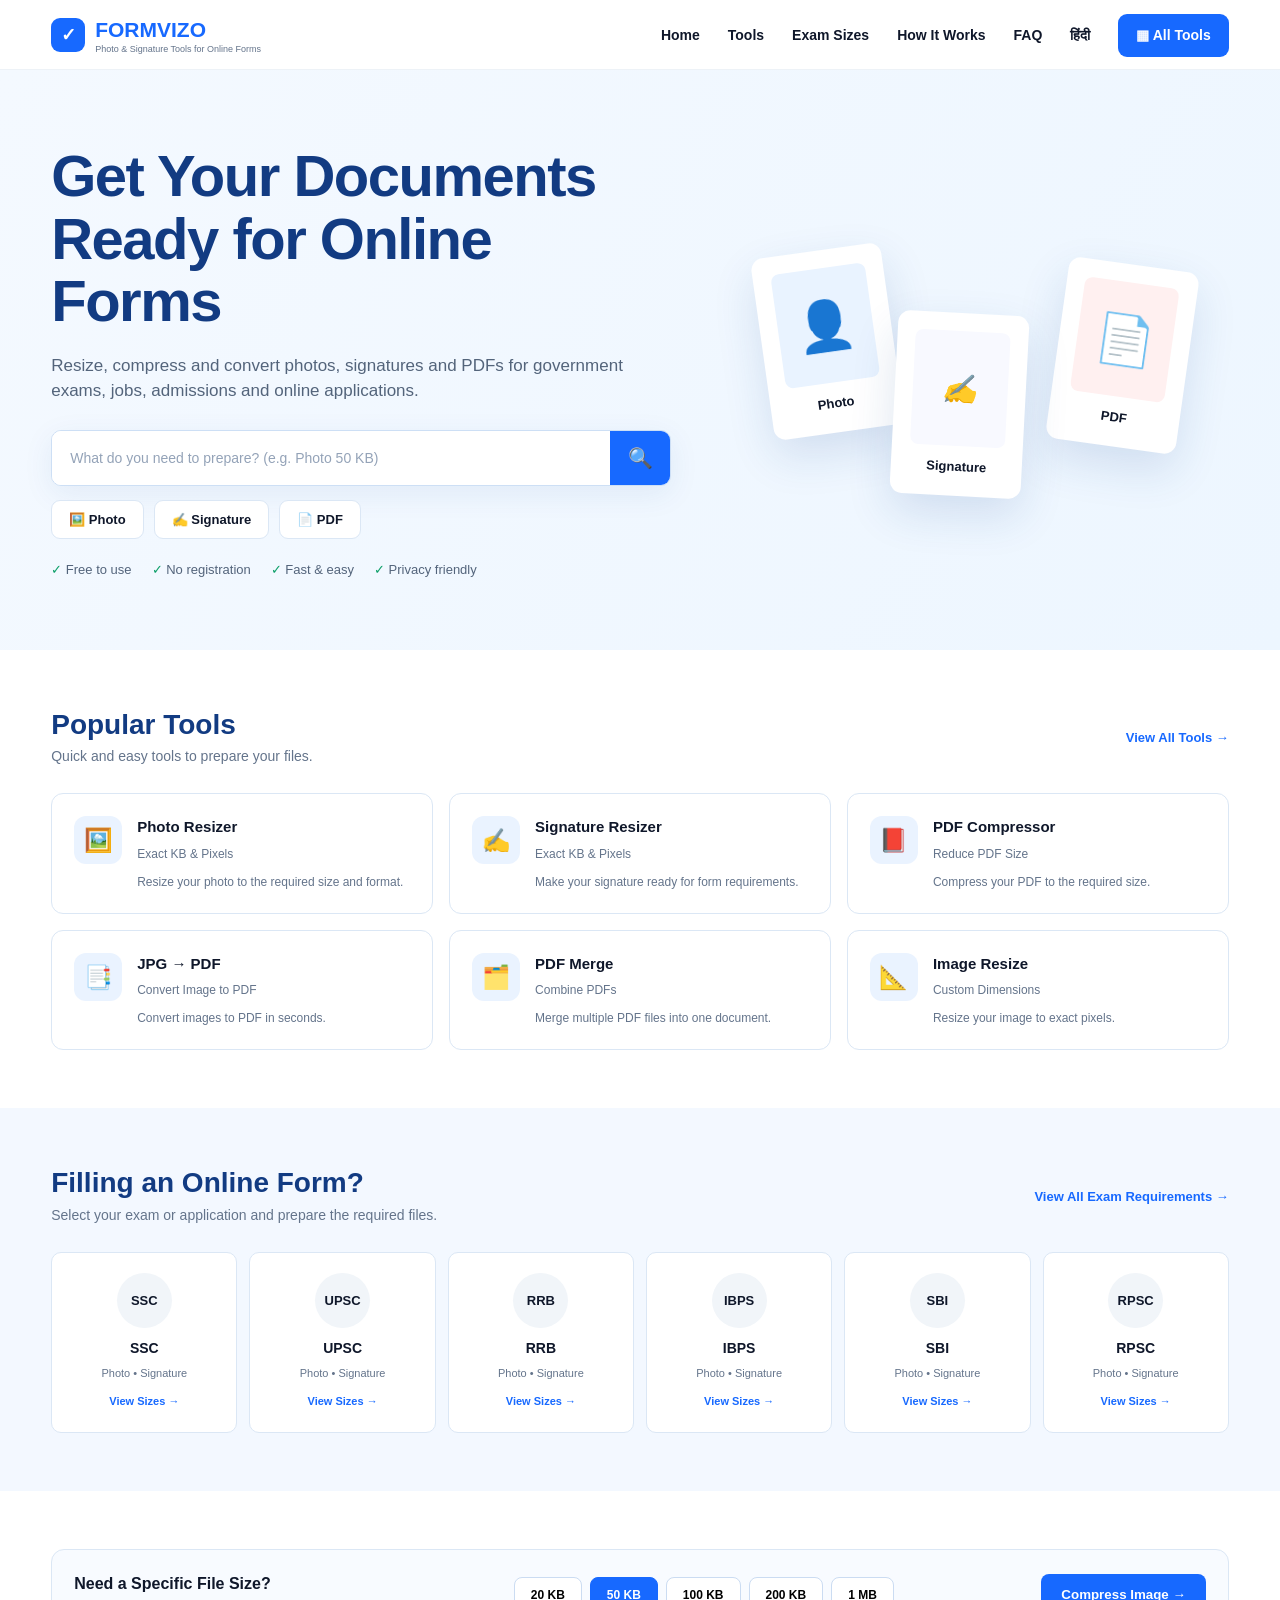
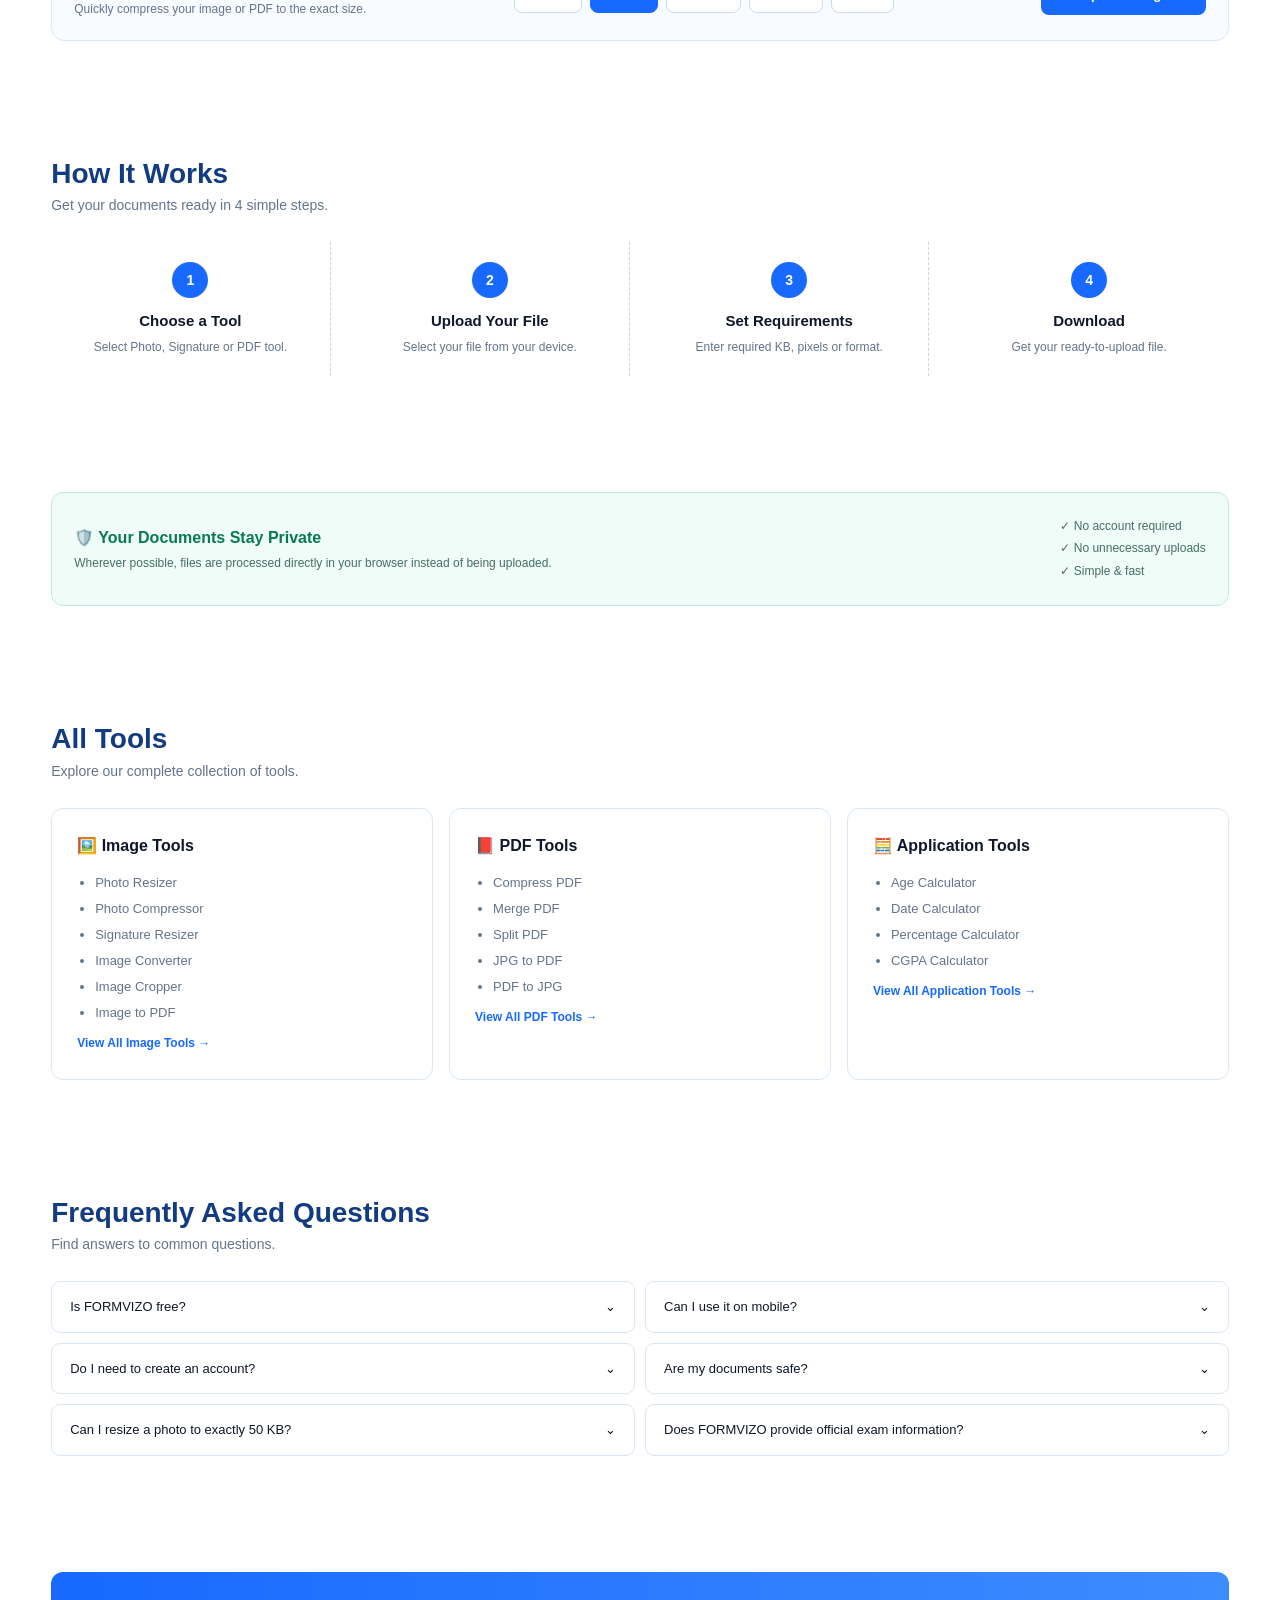
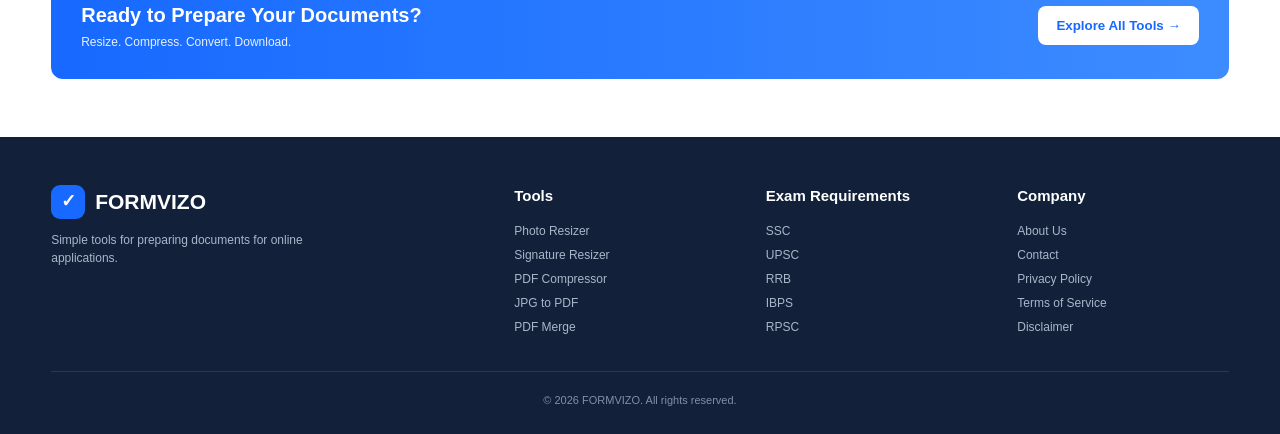
<file: index.html>
<!DOCTYPE html>
<html lang="en">
<head>
    <meta charset="UTF-8">
    <meta name="viewport" content="width=device-width, initial-scale=1.0">

    <title>FORMVIZO – Photo &amp; Signature Tools for Online Forms</title>

    <meta name="description"
                    content="Prepare, resize and compress photos and signatures for Indian online application forms and government exams. Get the required KB size, dimensions and format easily.">

    <link rel="stylesheet" href="style.css">
</head>

<body>

    <header>
        <div class="container navbar">

            <a href="#" class="logo">
                <div class="logo-icon">✓</div>

                <div>
                    FORMVIZO
                    <small>Photo &amp; Signature Tools for Online Forms</small>
                </div>
            </a>

            <nav class="nav-links">
                <a href="#">Home</a>
                <a href="#tools">Tools</a>
                <a href="#exams">Exam Sizes</a>
                <a href="#how">How It Works</a>
                <a href="#faq">FAQ</a>
                <a href="#">हिंदी</a>
                <a href="#tools" class="nav-button">▦ All Tools</a>
            </nav>

        </div>
    </header>


    <!-- HERO -->

    <section class="hero">

        <div class="container hero-grid">

            <div class="hero-content">

                <h1>
                    Get Your Documents Ready
                    for Online Forms
                </h1>

                <p>
                    Resize, compress and convert photos, signatures and PDFs
                    for government exams, jobs, admissions and online applications.
                </p>

                <div class="search-box">

                    <input
                        type="text"
                        id="searchInput"
                        placeholder="What do you need to prepare? (e.g. Photo 50 KB)"
                    >

                    <button onclick="searchTools()">
                        🔍
                    </button>

                </div>

                <div class="quick-tools">

                    <a href="#tools">🖼️ Photo</a>
                    <a href="#tools">✍️ Signature</a>
                    <a href="#tools">📄 PDF</a>

                </div>

                <div class="trust">

                    <span>✓ Free to use</span>
                    <span>✓ No registration</span>
                    <span>✓ Fast & easy</span>
                    <span>✓ Privacy friendly</span>

                </div>

            </div>


            <div class="hero-visual">

                <div class="document photo">
                    <div class="document-icon">👤</div>
                    <strong>Photo</strong>
                </div>

                <div class="document signature">
                    <div class="document-icon">✍️</div>
                    <strong>Signature</strong>
                </div>

                <div class="document pdf">
                    <div class="document-icon">📄</div>
                    <strong>PDF</strong>
                </div>

            </div>

        </div>

    </section>


    <!-- POPULAR TOOLS -->

    <section id="tools">

        <div class="container">

            <div class="section-heading">

                <div>
                    <h2>Popular Tools</h2>
                    <p>Quick and easy tools to prepare your files.</p>
                </div>

                <a href="#" class="view-link">
                    View All Tools →
                </a>

            </div>


            <div class="tools-grid">

                <a href="photo-resizer.html" class="tool-card">
                    <div class="tool-icon">🖼️</div>

                    <div>
                        <h3>Photo Resizer</h3>
                        <small>Exact KB & Pixels</small>
                        <p>
                            Resize your photo to the required size and format.
                        </p>
                    </div>
                </a>


                <a href="signature-resizer.html" class="tool-card">
                    <div class="tool-icon">✍️</div>

                    <div>
                        <h3>Signature Resizer</h3>
                        <small>Exact KB & Pixels</small>
                        <p>
                            Make your signature ready for form requirements.
                        </p>
                    </div>
                </a>


                <div class="tool-card">
                    <div class="tool-icon">📕</div>

                    <div>
                        <h3>PDF Compressor</h3>
                        <small>Reduce PDF Size</small>
                        <p>
                            Compress your PDF to the required size.
                        </p>
                    </div>
                </div>


                <div class="tool-card">
                    <div class="tool-icon">📑</div>

                    <div>
                        <h3>JPG → PDF</h3>
                        <small>Convert Image to PDF</small>
                        <p>
                            Convert images to PDF in seconds.
                        </p>
                    </div>
                </div>


                <div class="tool-card">
                    <div class="tool-icon">🗂️</div>

                    <div>
                        <h3>PDF Merge</h3>
                        <small>Combine PDFs</small>
                        <p>
                            Merge multiple PDF files into one document.
                        </p>
                    </div>
                </div>


                <div class="tool-card">
                    <div class="tool-icon">📐</div>

                    <div>
                        <h3>Image Resize</h3>
                        <small>Custom Dimensions</small>
                        <p>
                            Resize your image to exact pixels.
                        </p>
                    </div>
                </div>

            </div>

        </div>

    </section>


    <!-- EXAMS -->

    <section class="exam-section" id="exams">

        <div class="container">

            <div class="section-heading">

                <div>
                    <h2>Filling an Online Form?</h2>

                    <p>
                        Select your exam or application and prepare
                        the required files.
                    </p>
                </div>

                <a href="#" class="view-link">
                    View All Exam Requirements →
                </a>

            </div>


            <div class="exam-grid">

                <div class="exam-card">
                    <div class="exam-logo">SSC</div>
                    <h3>SSC</h3>
                    <p>Photo • Signature</p>
                    <a href="#">View Sizes →</a>
                </div>

                <div class="exam-card">
                    <div class="exam-logo">UPSC</div>
                    <h3>UPSC</h3>
                    <p>Photo • Signature</p>
                    <a href="#">View Sizes →</a>
                </div>

                <div class="exam-card">
                    <div class="exam-logo">RRB</div>
                    <h3>RRB</h3>
                    <p>Photo • Signature</p>
                    <a href="#">View Sizes →</a>
                </div>

                <div class="exam-card">
                    <div class="exam-logo">IBPS</div>
                    <h3>IBPS</h3>
                    <p>Photo • Signature</p>
                    <a href="#">View Sizes →</a>
                </div>

                <div class="exam-card">
                    <div class="exam-logo">SBI</div>
                    <h3>SBI</h3>
                    <p>Photo • Signature</p>
                    <a href="#">View Sizes →</a>
                </div>

                <div class="exam-card">
                    <div class="exam-logo">RPSC</div>
                    <h3>RPSC</h3>
                    <p>Photo • Signature</p>
                    <a href="#">View Sizes →</a>
                </div>

            </div>

        </div>

    </section>


    <!-- FILE SIZE -->

    <section>

        <div class="container">

            <div class="size-box">

                <div>
                    <h3>Need a Specific File Size?</h3>

                    <p>
                        Quickly compress your image or PDF to the exact size.
                    </p>
                </div>


                <div class="sizes">

                    <button class="size-btn">20 KB</button>
                    <button class="size-btn active">50 KB</button>
                    <button class="size-btn">100 KB</button>
                    <button class="size-btn">200 KB</button>
                    <button class="size-btn">1 MB</button>

                </div>


                <button class="main-button">
                    Compress Image →
                </button>

            </div>

        </div>

    </section>


    <!-- HOW IT WORKS -->

    <section id="how">

        <div class="container">

            <div class="section-heading">

                <div>
                    <h2>How It Works</h2>
                    <p>Get your documents ready in 4 simple steps.</p>
                </div>

            </div>


            <div class="steps">

                <div class="step">
                    <div class="step-number">1</div>
                    <h3>Choose a Tool</h3>
                    <p>Select Photo, Signature or PDF tool.</p>
                </div>

                <div class="step">
                    <div class="step-number">2</div>
                    <h3>Upload Your File</h3>
                    <p>Select your file from your device.</p>
                </div>

                <div class="step">
                    <div class="step-number">3</div>
                    <h3>Set Requirements</h3>
                    <p>Enter required KB, pixels or format.</p>
                </div>

                <div class="step">
                    <div class="step-number">4</div>
                    <h3>Download</h3>
                    <p>Get your ready-to-upload file.</p>
                </div>

            </div>

        </div>

    </section>


    <!-- PRIVACY -->

    <section>

        <div class="container">

            <div class="privacy">

                <div>
                    <h3>🛡️ Your Documents Stay Private</h3>

                    <p>
                        Wherever possible, files are processed directly
                        in your browser instead of being uploaded.
                    </p>
                </div>

                <div>
                    ✓ No account required<br>
                    ✓ No unnecessary uploads<br>
                    ✓ Simple & fast
                </div>

            </div>

        </div>

    </section>


    <!-- ALL TOOLS -->

    <section>

        <div class="container">

            <div class="section-heading">

                <div>
                    <h2>All Tools</h2>
                    <p>Explore our complete collection of tools.</p>
                </div>

            </div>


            <div class="category-grid">

                <div class="category">

                    <h3>🖼️ Image Tools</h3>

                    <ul>
                        <li>Photo Resizer</li>
                        <li>Photo Compressor</li>
                        <li>Signature Resizer</li>
                        <li>Image Converter</li>
                        <li>Image Cropper</li>
                        <li>Image to PDF</li>
                    </ul>

                    <a href="#">View All Image Tools →</a>

                </div>


                <div class="category">

                    <h3>📕 PDF Tools</h3>

                    <ul>
                        <li>Compress PDF</li>
                        <li>Merge PDF</li>
                        <li>Split PDF</li>
                        <li>JPG to PDF</li>
                        <li>PDF to JPG</li>
                    </ul>

                    <a href="#">View All PDF Tools →</a>

                </div>


                <div class="category">

                    <h3>🧮 Application Tools</h3>

                    <ul>
                        <li>Age Calculator</li>
                        <li>Date Calculator</li>
                        <li>Percentage Calculator</li>
                        <li>CGPA Calculator</li>
                    </ul>

                    <a href="#">View All Application Tools →</a>

                </div>

            </div>

        </div>

    </section>


    <!-- FAQ -->

    <section id="faq">

        <div class="container">

            <div class="section-heading">

                <div>
                    <h2>Frequently Asked Questions</h2>
                    <p>Find answers to common questions.</p>
                </div>

            </div>


            <div class="faq-grid">

                <div class="faq">
                    <span>Is FORMVIZO free?</span>
                    <span>⌄</span>
                </div>

                <div class="faq">
                    <span>Can I use it on mobile?</span>
                    <span>⌄</span>
                </div>

                <div class="faq">
                    <span>Do I need to create an account?</span>
                    <span>⌄</span>
                </div>

                <div class="faq">
                    <span>Are my documents safe?</span>
                    <span>⌄</span>
                </div>

                <div class="faq">
                    <span>Can I resize a photo to exactly 50 KB?</span>
                    <span>⌄</span>
                </div>

                <div class="faq">
                    <span>Does FORMVIZO provide official exam information?</span>
                    <span>⌄</span>
                </div>

            </div>

        </div>

    </section>


    <!-- CTA -->

    <section>

        <div class="container">

            <div class="cta">

                <div>
                    <h2>Ready to Prepare Your Documents?</h2>
                    <p>Resize. Compress. Convert. Download.</p>
                </div>

                <button onclick="document.getElementById('tools').scrollIntoView()">
                    Explore All Tools →
                </button>

            </div>

        </div>

    </section>


    <!-- FOOTER -->

    <footer>

        <div class="container">

            <div class="footer-grid">

                <div>
                    <div class="logo">
                        <div class="logo-icon">✓</div>
                        FORMVIZO
                    </div>

                    <p>
                        Simple tools for preparing documents
                        for online applications.
                    </p>
                </div>


                <div>
                    <h3>Tools</h3>

                    <ul>
                        <li>Photo Resizer</li>
                        <li>Signature Resizer</li>
                        <li>PDF Compressor</li>
                        <li>JPG to PDF</li>
                        <li>PDF Merge</li>
                    </ul>
                </div>


                <div>
                    <h3>Exam Requirements</h3>

                    <ul>
                        <li>SSC</li>
                        <li>UPSC</li>
                        <li>RRB</li>
                        <li>IBPS</li>
                        <li>RPSC</li>
                    </ul>
                </div>


                <div>
                    <h3>Company</h3>

                    <ul>
                        <li>About Us</li>
                        <li>Contact</li>
                        <li>Privacy Policy</li>
                        <li>Terms of Service</li>
                        <li>Disclaimer</li>
                    </ul>
                </div>

            </div>


            <div class="copyright">
                © 2026 FORMVIZO. All rights reserved.
            </div>

        </div>

    </footer>


    <script src="script.js"></script>

</body>
</html>
</file>
<file: style.css>
/* =========================================================
    FORMVIZO - MAIN STYLESHEET
   ========================================================= */


/* =========================
   1. GLOBAL
   ========================= */

* {
    margin: 0;
    padding: 0;
    box-sizing: border-box;
}

:root {
    --blue: #1769ff;
    --dark-blue: #123b82;
    --text: #0f172a;
    --muted: #64748b;
    --border: #dbe7f5;
    --light-blue: #f3f8ff;
    --green: #0c9f68;
    --white: #ffffff;
}

html {
    scroll-behavior: smooth;
}

body {
    font-family: Inter, Arial, sans-serif;
    color: var(--text);
    background: #ffffff;
    line-height: 1.5;
}

a {
    text-decoration: none;
    color: inherit;
}

button,
input {
    font-family: inherit;
}

.container {
    width: min(1180px, 92%);
    margin: 0 auto;
}


/* =========================
   2. NAVBAR
   ========================= */

header {
    height: 70px;
    border-bottom: 1px solid #edf2f7;
    background: #ffffff;
    position: sticky;
    top: 0;
    z-index: 1000;
}

.navbar {
    height: 70px;
    display: flex;
    align-items: center;
    justify-content: space-between;
}

.logo {
    display: flex;
    align-items: center;
    gap: 10px;
    font-size: 21px;
    font-weight: 800;
    color: var(--blue);
}

.logo-icon {
    width: 34px;
    height: 34px;
    border-radius: 9px;
    background: var(--blue);
    color: white;

    display: flex;
    align-items: center;
    justify-content: center;

    font-size: 18px;
    flex-shrink: 0;
}

.logo small {
    display: block;
    font-size: 9px;
    color: #64748b;
    font-weight: 500;
    margin-top: -2px;
}

.nav-links {
    display: flex;
    align-items: center;
    gap: 28px;

    font-size: 14px;
    font-weight: 600;
}

.nav-links a {
    transition: color 0.2s ease;
}

.nav-links a:hover {
    color: var(--blue);
}

.nav-button {
    background: var(--blue);
    color: white !important;

    padding: 11px 18px;
    border-radius: 9px;

    transition:
        background 0.2s ease,
        transform 0.2s ease;
}

.nav-button:hover {
    background: #0f56dc;
    transform: translateY(-1px);
}


/* =========================
   3. HERO
   ========================= */

.hero {
    background: linear-gradient(
        120deg,
        #f4f9ff,
        #edf6ff
    );

    padding: 75px 0 70px;
    overflow: hidden;
}

.hero-grid {
    display: grid;
    grid-template-columns: 1.1fr 0.9fr;

    align-items: center;

    gap: 50px;
}

.hero-content {
    position: relative;
    z-index: 2;
}

.hero h1 {
    font-size: clamp(38px, 5vw, 58px);

    line-height: 1.08;

    color: var(--dark-blue);

    margin-bottom: 20px;

    letter-spacing: -1.5px;
}

.hero p {
    color: #53647b;

    font-size: 17px;

    max-width: 610px;

    margin-bottom: 26px;
}


/* =========================
   4. SEARCH
   ========================= */

.search-box {
    display: flex;

    background: white;

    border: 1px solid #cddff5;

    border-radius: 10px;

    overflow: hidden;

    max-width: 620px;

    height: 56px;

    box-shadow:
        0 8px 30px rgba(30, 80, 150, 0.08);
}

.search-box:focus-within {
    border-color: var(--blue);

    box-shadow:
        0 8px 30px rgba(23, 105, 255, 0.13);
}

.search-box input {
    flex: 1;

    min-width: 0;

    border: none;
    outline: none;

    padding: 0 18px;

    font-size: 14px;

    color: var(--text);
}

.search-box input::placeholder {
    color: #94a3b8;
}

.search-box button {
    width: 60px;

    border: none;

    background: var(--blue);

    color: white;

    font-size: 20px;

    cursor: pointer;

    transition: background 0.2s ease;
}

.search-box button:hover {
    background: #0f56dc;
}


/* =========================
   5. QUICK TOOLS
   ========================= */

.quick-tools {
    display: flex;

    gap: 10px;

    margin-top: 14px;

    flex-wrap: wrap;
}

.quick-tools a {
    background: white;

    border: 1px solid var(--border);

    padding: 9px 17px;

    border-radius: 9px;

    font-size: 13px;

    font-weight: 600;

    transition:
        border-color 0.2s ease,
        transform 0.2s ease,
        box-shadow 0.2s ease;
}

.quick-tools a:hover {
    border-color: #a9c9f8;

    transform: translateY(-2px);

    box-shadow:
        0 6px 18px rgba(30, 80, 150, 0.07);
}


/* =========================
   6. TRUST
   ========================= */

.trust {
    display: flex;

    gap: 20px;

    margin-top: 21px;

    flex-wrap: wrap;

    color: #53647b;

    font-size: 13px;
}

.trust span {
    white-space: nowrap;
}

.trust span::first-letter {
    color: var(--green);
}


/* =========================
   7. HERO VISUAL
   ========================= */

.hero-visual {
    min-height: 350px;

    position: relative;

    display: flex;

    align-items: center;

    justify-content: center;
}

.document {
    position: absolute;

    background: white;

    border-radius: 12px;

    padding: 18px;

    box-shadow:
        0 18px 45px rgba(30, 80, 150, 0.14);

    text-align: center;

    transition: transform 0.25s ease;
}

.document:hover {
    transform: translateY(-5px) rotate(0deg);
}

.document.photo {
    transform: rotate(-8deg);

    left: 8%;

    top: 18%;
}

.document.signature {
    z-index: 2;

    transform: rotate(3deg);

    top: 36%;

    left: 34%;
}

.document.pdf {
    transform: rotate(8deg);

    right: 8%;

    top: 22%;
}

.document-icon {
    width: 95px;
    height: 115px;

    border-radius: 8px;

    background: #e9f3ff;

    display: flex;

    align-items: center;
    justify-content: center;

    font-size: 48px;

    margin-bottom: 8px;
}

.signature .document-icon {
    background: #f8f9ff;

    font-size: 28px;

    font-style: italic;
}

.pdf .document-icon {
    background: #fff0f0;
}

.document strong {
    font-size: 13px;
}


/* =========================
   8. SECTIONS
   ========================= */

section {
    padding: 58px 0;
}

.section-heading {
    display: flex;

    align-items: center;

    justify-content: space-between;

    gap: 20px;

    margin-bottom: 26px;
}

.section-heading h2 {
    font-size: 28px;

    color: var(--dark-blue);

    line-height: 1.2;
}

.section-heading p {
    color: var(--muted);

    font-size: 14px;

    margin-top: 5px;
}

.view-link {
    color: var(--blue);

    font-weight: 700;

    font-size: 13px;

    white-space: nowrap;
}

.view-link:hover {
    text-decoration: underline;
}


/* =========================
   9. TOOL CARDS
   ========================= */

.tools-grid {
    display: grid;

    grid-template-columns:
        repeat(3, 1fr);

    gap: 16px;
}

.tool-card {
    border: 1px solid var(--border);

    border-radius: 12px;

    padding: 22px;

    display: flex;

    gap: 15px;

    background: white;

    cursor: pointer;

    transition:
        transform 0.2s ease,
        box-shadow 0.2s ease,
        border-color 0.2s ease;
}

.tool-card:hover {
    transform: translateY(-3px);

    box-shadow:
        0 12px 30px rgba(30, 80, 150, 0.09);

    border-color: #a9c9f8;
}

.tool-icon {
    min-width: 48px;

    width: 48px;
    height: 48px;

    border-radius: 12px;

    background: #eaf3ff;

    display: flex;

    align-items: center;
    justify-content: center;

    font-size: 23px;
}

.tool-card h3 {
    font-size: 15px;

    margin-bottom: 2px;
}

.tool-card small {
    color: var(--muted);

    font-size: 12px;
}

.tool-card p {
    color: var(--muted);

    font-size: 12px;

    margin-top: 8px;

    line-height: 1.5;
}


/* =========================
   10. EXAM SECTION
   ========================= */

.exam-section {
    background: var(--light-blue);
}

.exam-grid {
    display: grid;

    grid-template-columns:
        repeat(6, 1fr);

    gap: 12px;
}

.exam-card {
    background: white;

    border: 1px solid var(--border);

    border-radius: 10px;

    padding: 20px 10px;

    text-align: center;

    transition:
        transform 0.2s ease,
        box-shadow 0.2s ease;
}

.exam-card:hover {
    transform: translateY(-3px);

    box-shadow:
        0 10px 25px rgba(30, 80, 150, 0.08);
}

.exam-logo {
    width: 55px;
    height: 55px;

    margin: 0 auto 10px;

    border-radius: 50%;

    background: #f1f5f9;

    display: flex;

    align-items: center;
    justify-content: center;

    font-weight: 800;

    font-size: 13px;
}

.exam-card h3 {
    font-size: 14px;
}

.exam-card p {
    color: var(--muted);

    font-size: 11px;

    margin: 6px 0;
}

.exam-card a {
    color: var(--blue);

    font-size: 11px;

    font-weight: 700;
}

.exam-card a:hover {
    text-decoration: underline;
}


/* =========================
   11. FILE SIZE BOX
   ========================= */

.size-box {
    border: 1px solid var(--border);

    background: #f8fbff;

    border-radius: 13px;

    padding: 22px;

    display: flex;

    align-items: center;

    justify-content: space-between;

    gap: 20px;
}

.size-box h3 {
    font-size: 16px;
}

.size-box p {
    font-size: 12px;

    color: var(--muted);

    margin-top: 4px;
}

.sizes {
    display: flex;

    gap: 8px;

    flex-wrap: wrap;
}

.size-btn {
    border: 1px solid #cbdcf2;

    background: white;

    padding: 10px 16px;

    border-radius: 8px;

    font-weight: 600;

    font-size: 12px;

    cursor: pointer;

    transition:
        background 0.2s ease,
        color 0.2s ease,
        border-color 0.2s ease;
}

.size-btn:hover {
    background: var(--blue);

    color: white;

    border-color: var(--blue);
}

.size-btn.active {
    background: var(--blue);

    color: white;

    border-color: var(--blue);
}

.main-button {
    background: var(--blue);

    color: white;

    border: none;

    padding: 13px 20px;

    border-radius: 8px;

    font-weight: 700;

    cursor: pointer;

    white-space: nowrap;

    transition:
        background 0.2s ease,
        transform 0.2s ease;
}

.main-button:hover {
    background: #0f56dc;

    transform: translateY(-1px);
}


/* =========================
   12. HOW IT WORKS
   ========================= */

.steps {
    display: grid;

    grid-template-columns:
        repeat(4, 1fr);

    gap: 20px;
}

.step {
    text-align: center;

    padding: 20px;

    border-right: 1px dashed #cbd5e1;
}

.step:last-child {
    border-right: none;
}

.step-number {
    width: 36px;
    height: 36px;

    margin: 0 auto 12px;

    border-radius: 50%;

    background: var(--blue);

    color: white;

    display: flex;

    align-items: center;
    justify-content: center;

    font-weight: 800;

    font-size: 14px;
}

.step h3 {
    font-size: 15px;
}

.step p {
    color: var(--muted);

    font-size: 12px;

    margin-top: 5px;
}


/* =========================
   13. PRIVACY
   ========================= */

.privacy {
    background: #effcf7;

    border: 1px solid #b8edd9;

    border-radius: 12px;

    padding: 22px;

    display: flex;

    align-items: center;

    justify-content: space-between;

    gap: 20px;
}

.privacy h3 {
    font-size: 16px;

    color: #087a53;
}

.privacy p {
    font-size: 12px;

    color: #47705f;

    margin-top: 4px;
}

.privacy > div:last-child {
    font-size: 12px;

    color: #47705f;

    line-height: 1.9;

    white-space: nowrap;
}


/* =========================
   14. ALL TOOLS / CATEGORIES
   ========================= */

.category-grid {
    display: grid;

    grid-template-columns:
        repeat(3, 1fr);

    gap: 16px;
}

.category {
    border: 1px solid var(--border);

    border-radius: 12px;

    padding: 25px;

    background: white;

    transition:
        box-shadow 0.2s ease,
        transform 0.2s ease;
}

.category:hover {
    transform: translateY(-2px);

    box-shadow:
        0 10px 25px rgba(30, 80, 150, 0.07);
}

.category h3 {
    margin-bottom: 12px;

    font-size: 16px;
}

.category ul {
    padding-left: 18px;

    color: var(--muted);

    font-size: 13px;

    line-height: 2;
}

.category a {
    display: inline-block;

    color: var(--blue);

    font-size: 12px;

    font-weight: 700;

    margin-top: 8px;
}

.category a:hover {
    text-decoration: underline;
}


/* =========================
   15. FAQ
   ========================= */

.faq-grid {
    display: grid;

    grid-template-columns:
        1fr 1fr;

    gap: 10px;
}

.faq {
    border: 1px solid var(--border);

    border-radius: 9px;

    padding: 15px 18px;

    font-size: 13px;

    cursor: pointer;

    display: flex;

    justify-content: space-between;

    gap: 15px;

    transition:
        background 0.2s ease,
        border-color 0.2s ease;
}

.faq:hover {
    background: #f8fbff;

    border-color: #b8d1ef;
}


/* =========================
   16. CTA
   ========================= */

.cta {
    background:
        linear-gradient(
            90deg,
            #1769ff,
            #3d8cff
        );

    color: white;

    border-radius: 12px;

    padding: 28px 30px;

    display: flex;

    align-items: center;

    justify-content: space-between;

    gap: 20px;
}

.cta h2 {
    font-size: 20px;
}

.cta p {
    font-size: 12px;

    opacity: 0.9;

    margin-top: 3px;
}

.cta button {
    background: white;

    color: var(--blue);

    border: none;

    padding: 12px 18px;

    border-radius: 8px;

    font-weight: 700;

    cursor: pointer;

    white-space: nowrap;

    transition:
        transform 0.2s ease,
        box-shadow 0.2s ease;
}

.cta button:hover {
    transform: translateY(-2px);

    box-shadow:
        0 8px 20px rgba(0, 0, 0, 0.12);
}


/* =========================
   17. FOOTER
   ========================= */

footer {
    background: #122039;

    color: white;

    padding: 48px 0 25px;
}

.footer-grid {
    display: grid;

    grid-template-columns:
        2fr 1fr 1fr 1fr;

    gap: 40px;
}

footer .logo {
    color: white;
}

footer .logo-icon {
    background: var(--blue);
}

footer p {
    color: #aab6c9;

    font-size: 12px;

    margin-top: 12px;

    max-width: 290px;
}

footer h3 {
    font-size: 15px;

    margin-bottom: 12px;
}

footer ul {
    list-style: none;

    line-height: 2;
}

footer li,
footer a {
    color: #aab6c9;

    font-size: 12px;
}

footer a:hover {
    color: white;
}

.copyright {
    border-top: 1px solid #2a3850;

    margin-top: 32px;

    padding-top: 20px;

    color: #8290a5;

    font-size: 11px;

    text-align: center;
}


/* =========================================================
   RESPONSIVE DESIGN
   ========================================================= */


/* =========================
   TABLET
   ========================= */

@media (max-width: 1000px) {

    .nav-links {
        gap: 16px;
    }

    .hero-grid {
        grid-template-columns: 1fr 0.8fr;

        gap: 25px;
    }

    .hero h1 {
        font-size: 44px;
    }

    .exam-grid {
        grid-template-columns:
            repeat(3, 1fr);
    }

    .size-box {
        flex-wrap: wrap;
    }

    .footer-grid {
        grid-template-columns:
            2fr 1fr 1fr;
    }
}


/* =========================
   TABLET / SMALL LAPTOP
   ========================= */

@media (max-width: 850px) {

    .nav-links a:not(.nav-button) {
        display: none;
    }

    .hero-grid {
        grid-template-columns: 1fr;
    }

    .hero-content {
        text-align: center;
    }

    .hero p {
        margin-left: auto;
        margin-right: auto;
    }

    .search-box {
        margin-left: auto;
        margin-right: auto;
    }

    .quick-tools,
    .trust {
        justify-content: center;
    }

    .hero-visual {
        min-height: 290px;
    }

    .tools-grid {
        grid-template-columns:
            repeat(2, 1fr);
    }

    .category-grid {
        grid-template-columns:
            repeat(2, 1fr);
    }
}


/* =========================
   MOBILE
   ========================= */

@media (max-width: 600px) {

    header {
        height: 62px;
    }

    .navbar {
        height: 62px;
    }

    .logo {
        font-size: 18px;
    }

    .logo-icon {
        width: 31px;
        height: 31px;

        border-radius: 8px;
    }

    .logo small {
        font-size: 8px;
    }

    .nav-links {
        gap: 6px;
    }

    .nav-button {
        padding: 9px 12px;

        font-size: 11px;
    }


    /* HERO */

    .hero {
        padding: 48px 0 42px;
    }

    .hero h1 {
        font-size: 35px;

        letter-spacing: -1px;
    }

    .hero p {
        font-size: 14px;

        line-height: 1.6;
    }

    .search-box {
        height: 52px;
    }

    .search-box input {
        font-size: 13px;
    }

    .search-box button {
        width: 55px;
    }

    .trust {
        gap: 10px 16px;

        font-size: 11px;
    }


    /* HERO VISUAL */

    .hero-visual {
        min-height: 220px;
    }

    .document {
        padding: 12px;

        border-radius: 10px;
    }

    .document-icon {
        width: 70px;
        height: 85px;

        font-size: 34px;
    }

    .signature .document-icon {
        font-size: 23px;
    }

    .document strong {
        font-size: 11px;
    }

    .document.photo {
        left: 4%;
    }

    .document.signature {
        left: 32%;
    }

    .document.pdf {
        right: 4%;
    }


    /* SECTIONS */

    section {
        padding: 42px 0;
    }

    .section-heading {
        align-items: flex-start;

        flex-direction: column;

        margin-bottom: 20px;
    }

    .section-heading h2 {
        font-size: 24px;
    }

    .section-heading p {
        font-size: 13px;
    }

    .view-link {
        font-size: 12px;
    }


    /* TOOLS */

    .tools-grid {
        grid-template-columns: 1fr;
    }

    .tool-card {
        padding: 18px;
    }


    /* EXAMS */

    .exam-grid {
        grid-template-columns:
            repeat(2, 1fr);
    }

    .exam-card {
        padding: 18px 8px;
    }


    /* FILE SIZE */

    .size-box {
        align-items: flex-start;

        flex-direction: column;

        padding: 19px;
    }

    .sizes {
        width: 100%;
    }

    .size-btn {
        padding: 9px 13px;
    }

    .main-button {
        width: 100%;
    }


    /* HOW IT WORKS */

    .steps {
        grid-template-columns: 1fr;

        gap: 0;
    }

    .step {
        border-right: none;

        border-bottom:
            1px dashed #cbd5e1;

        padding: 22px 10px;
    }

    .step:last-child {
        border-bottom: none;
    }


    /* PRIVACY */

    .privacy {
        flex-direction: column;

        align-items: flex-start;

        padding: 19px;
    }

    .privacy > div:last-child {
        white-space: normal;
    }


    /* CATEGORIES */

    .category-grid {
        grid-template-columns: 1fr;
    }


    /* FAQ */

    .faq-grid {
        grid-template-columns: 1fr;
    }

    .faq {
        font-size: 12px;

        padding: 14px 15px;
    }


    /* CTA */

    .cta {
        flex-direction: column;

        align-items: flex-start;

        padding: 24px;
    }

    .cta h2 {
        font-size: 18px;
    }

    .cta button {
        width: 100%;
    }


    /* FOOTER */

    footer {
        padding-top: 40px;
    }

    .footer-grid {
        grid-template-columns: 1fr;

        gap: 28px;
    }

}


/* =========================
   VERY SMALL PHONES
   ========================= */

@media (max-width: 380px) {

    .hero h1 {
        font-size: 31px;
    }

    .quick-tools a {
        padding: 8px 12px;

        font-size: 12px;
    }

    .exam-grid {
        gap: 8px;
    }

    .exam-logo {
        width: 48px;
        height: 48px;
    }

    .size-btn {
        padding: 8px 10px;

        font-size: 11px;
    }

}
</file>
